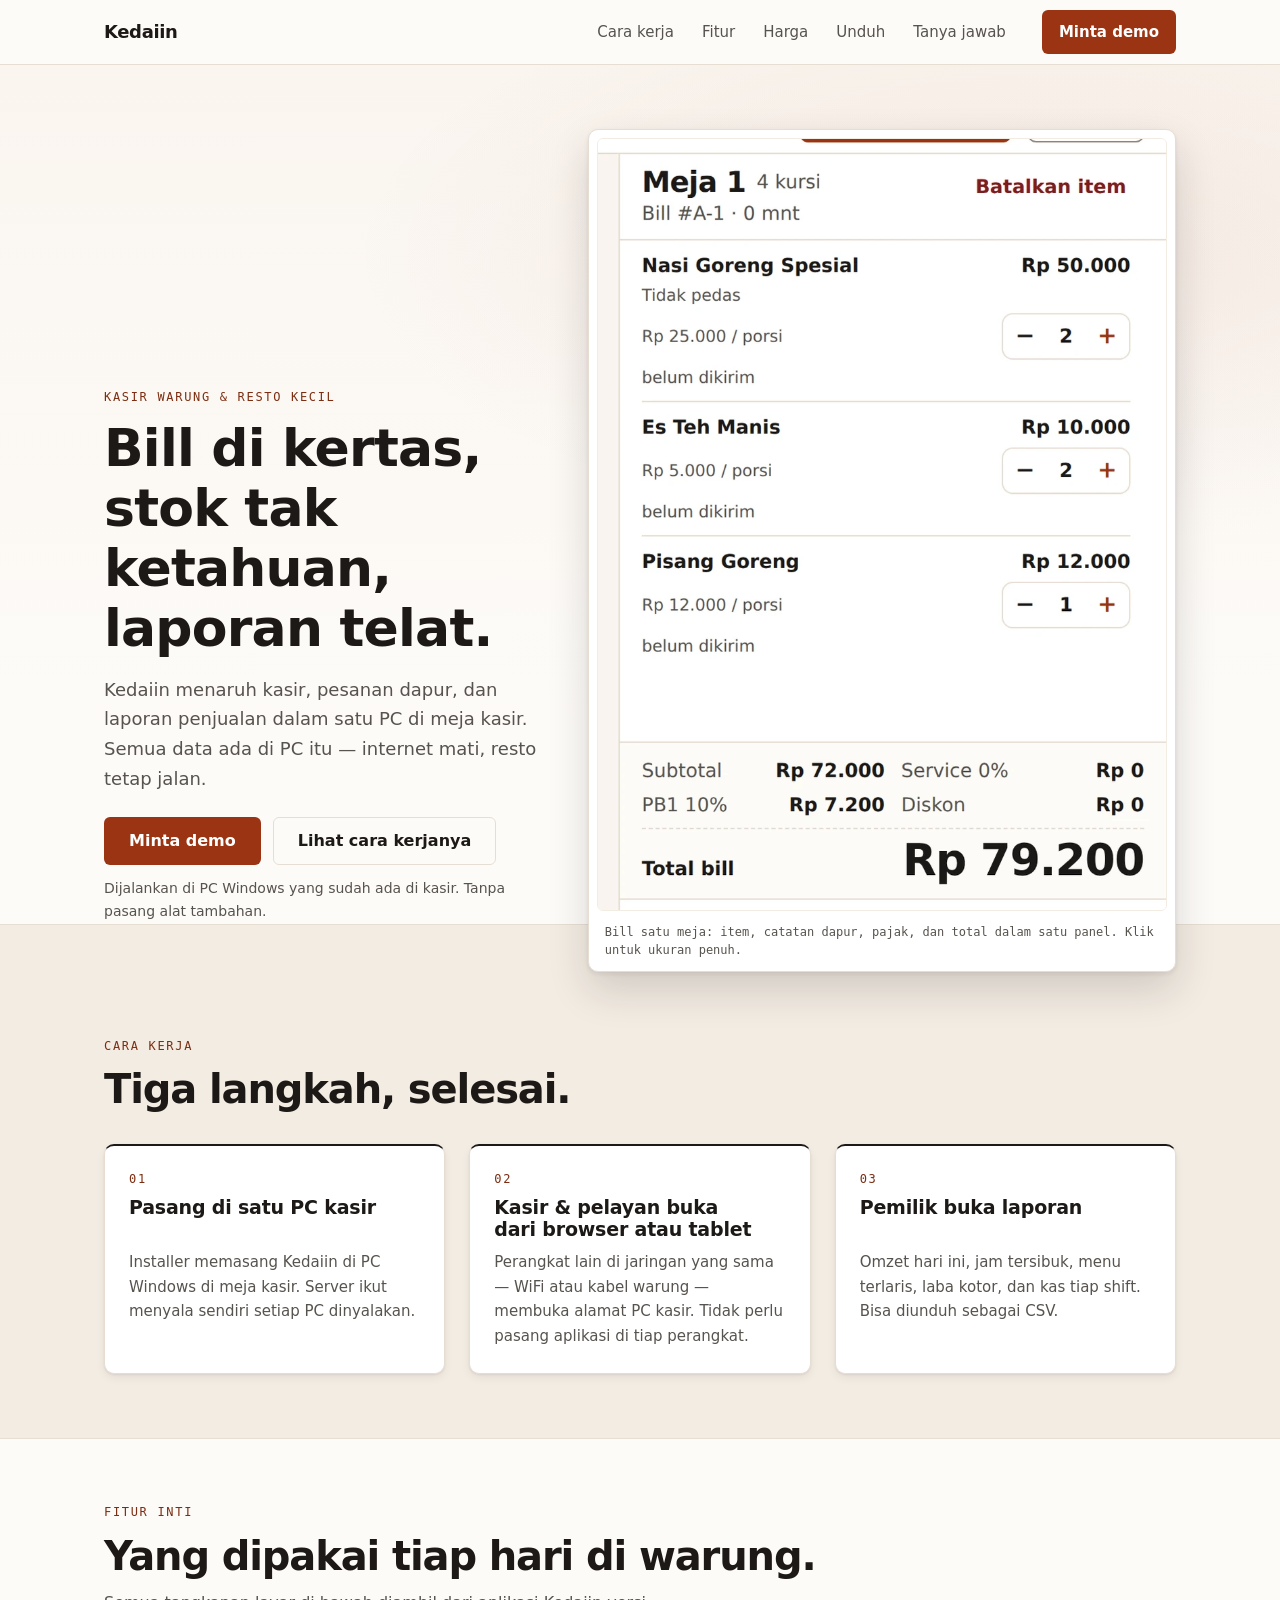
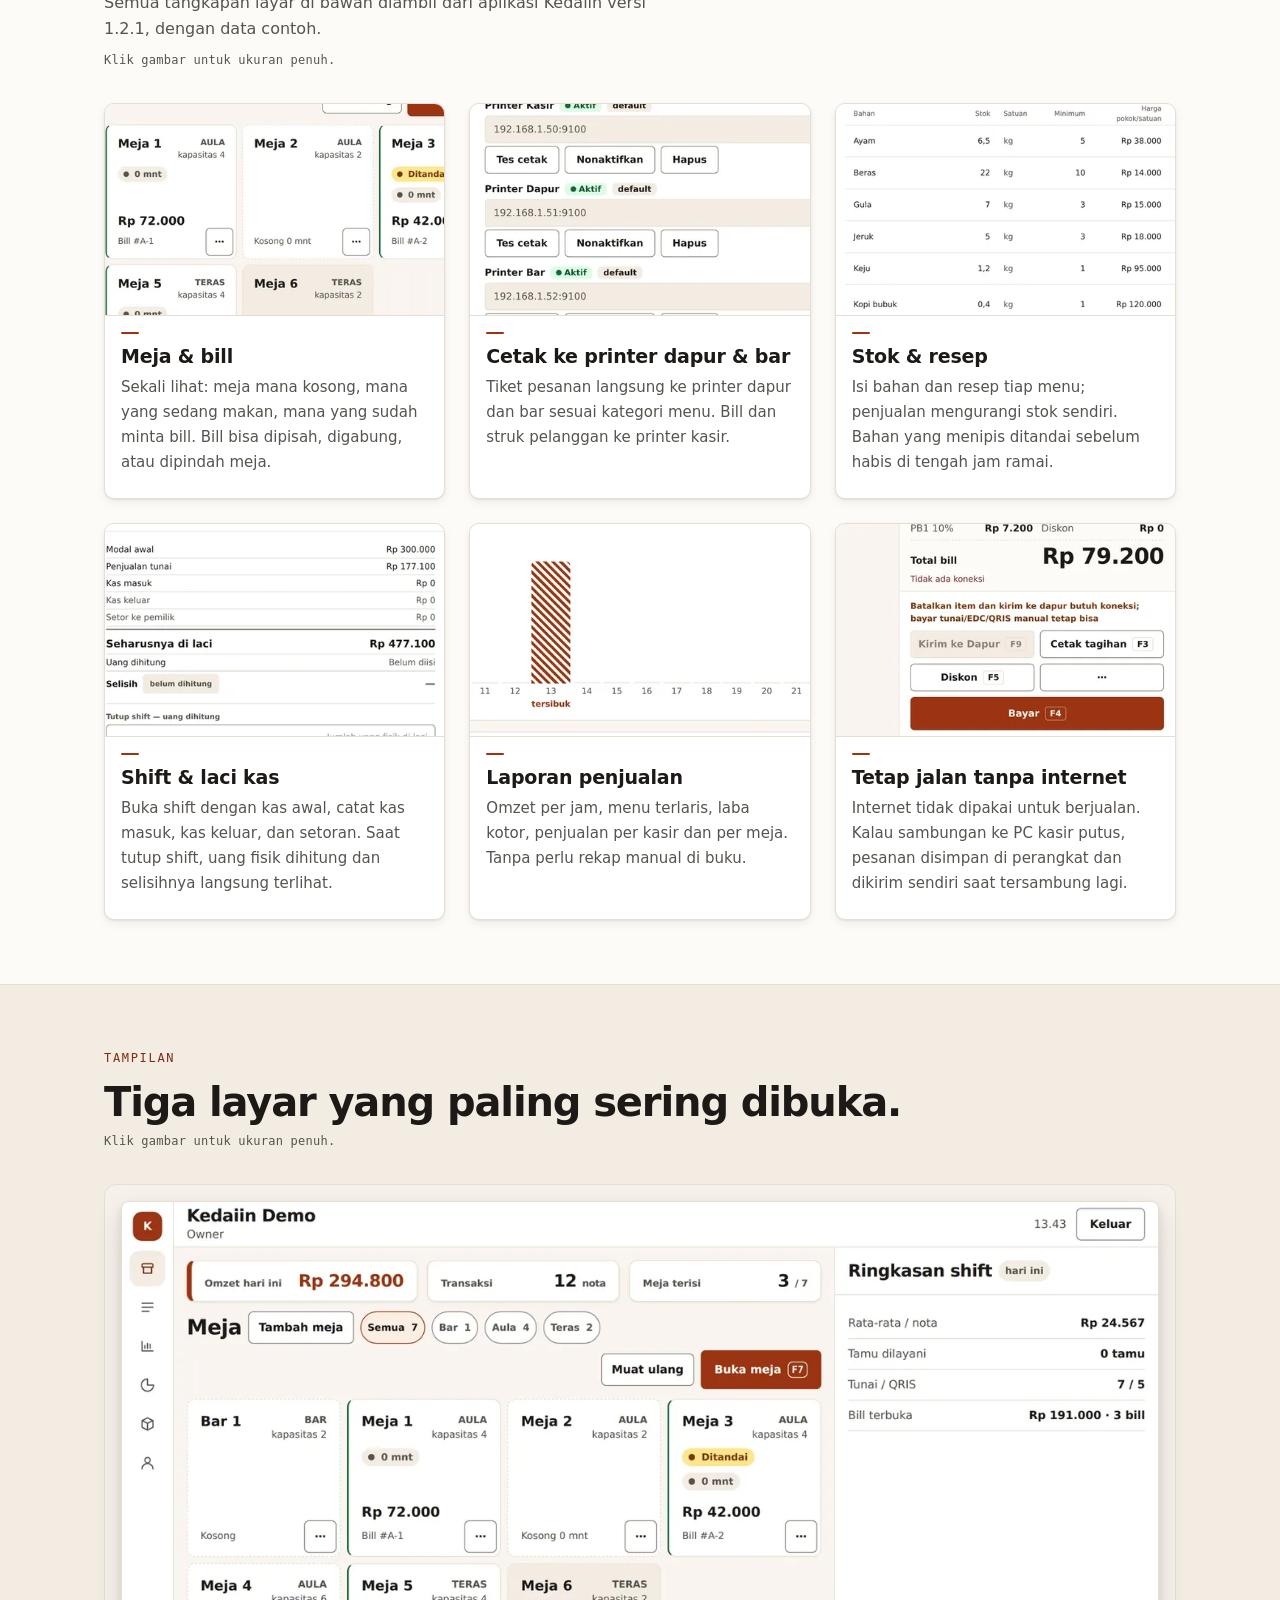
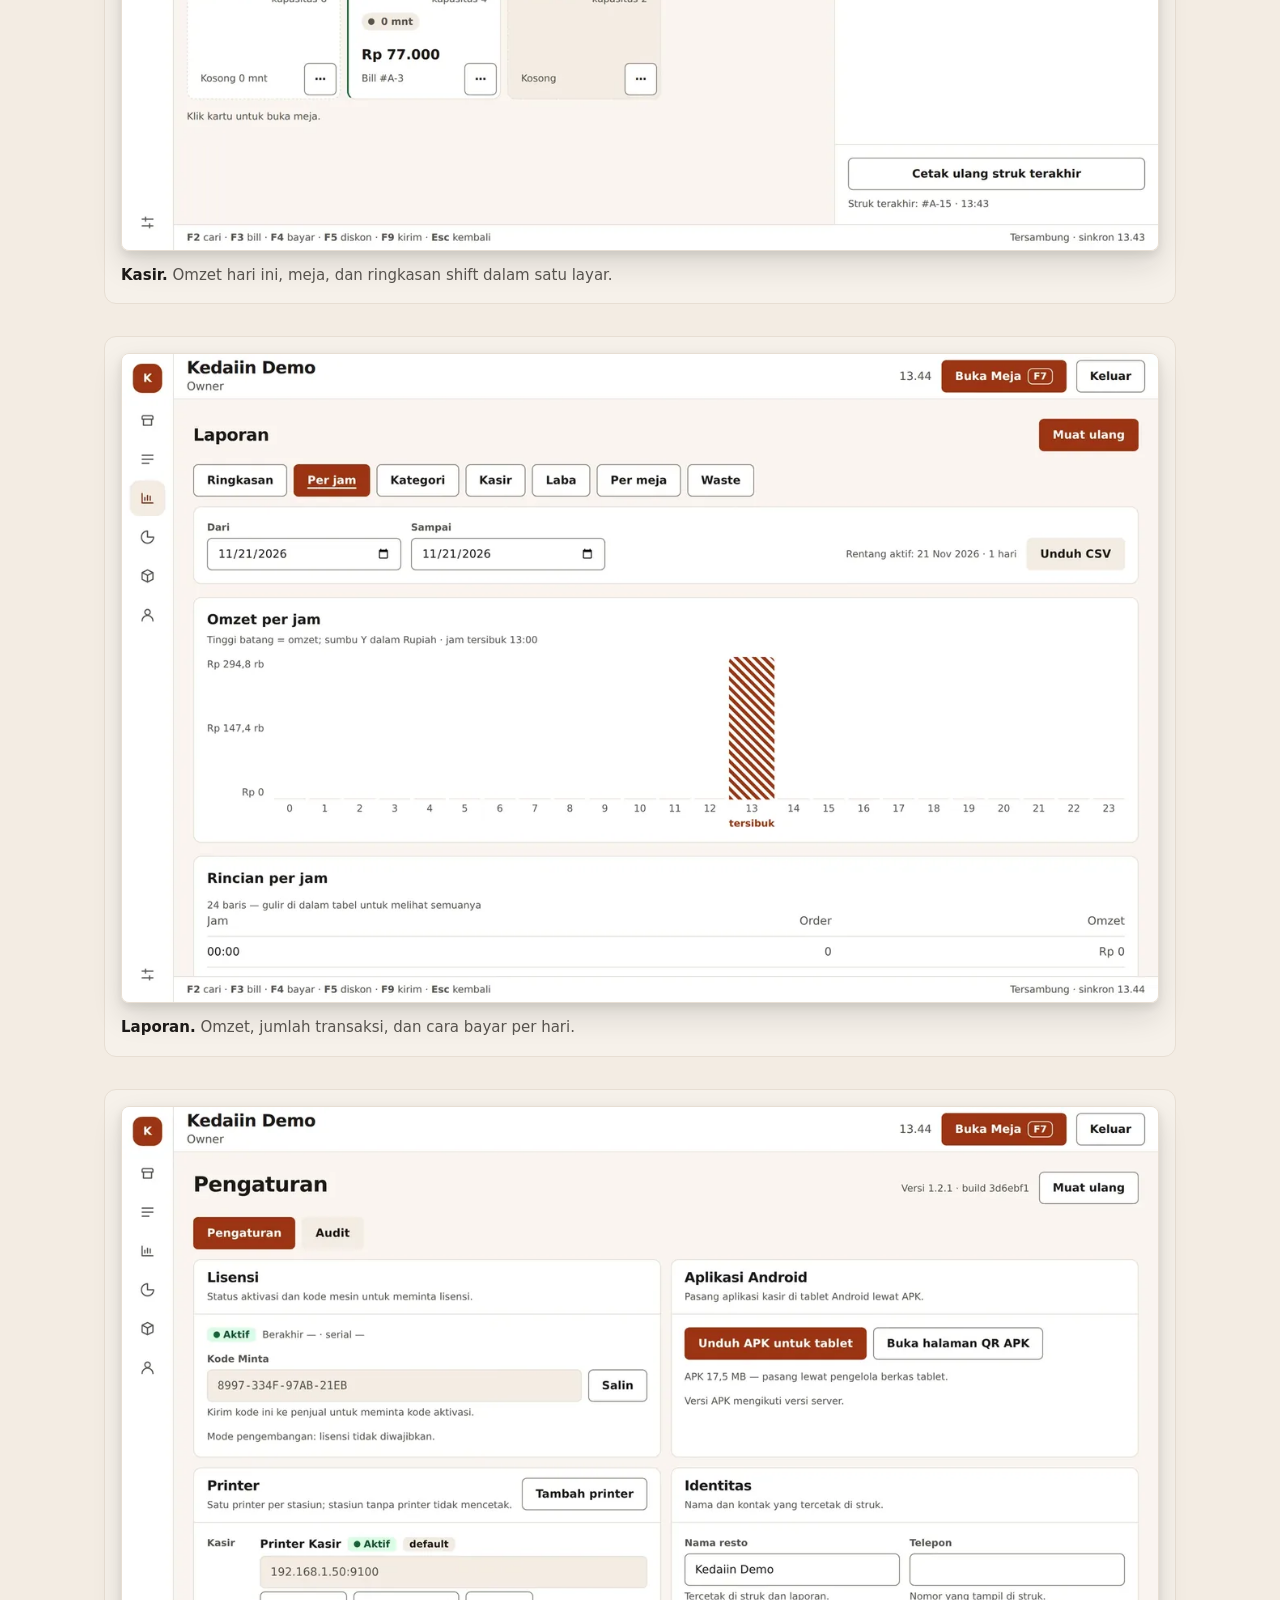
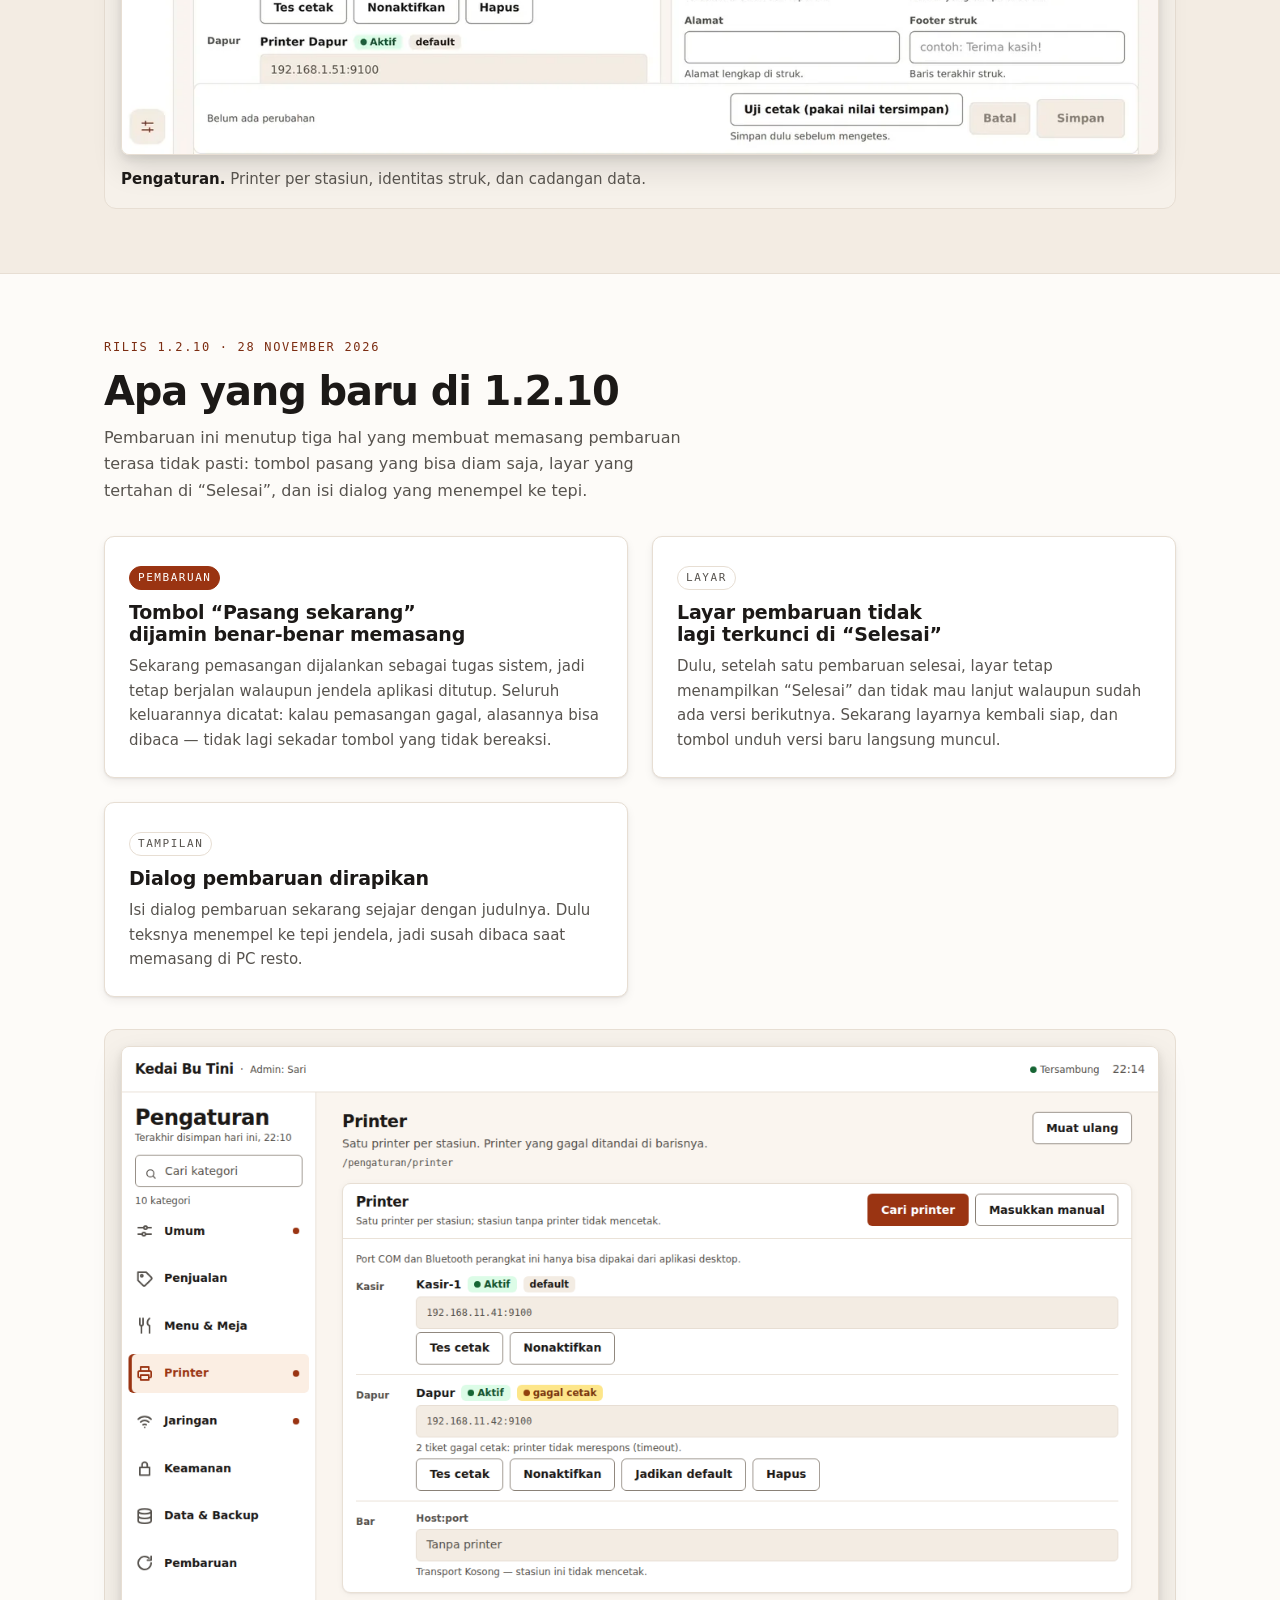
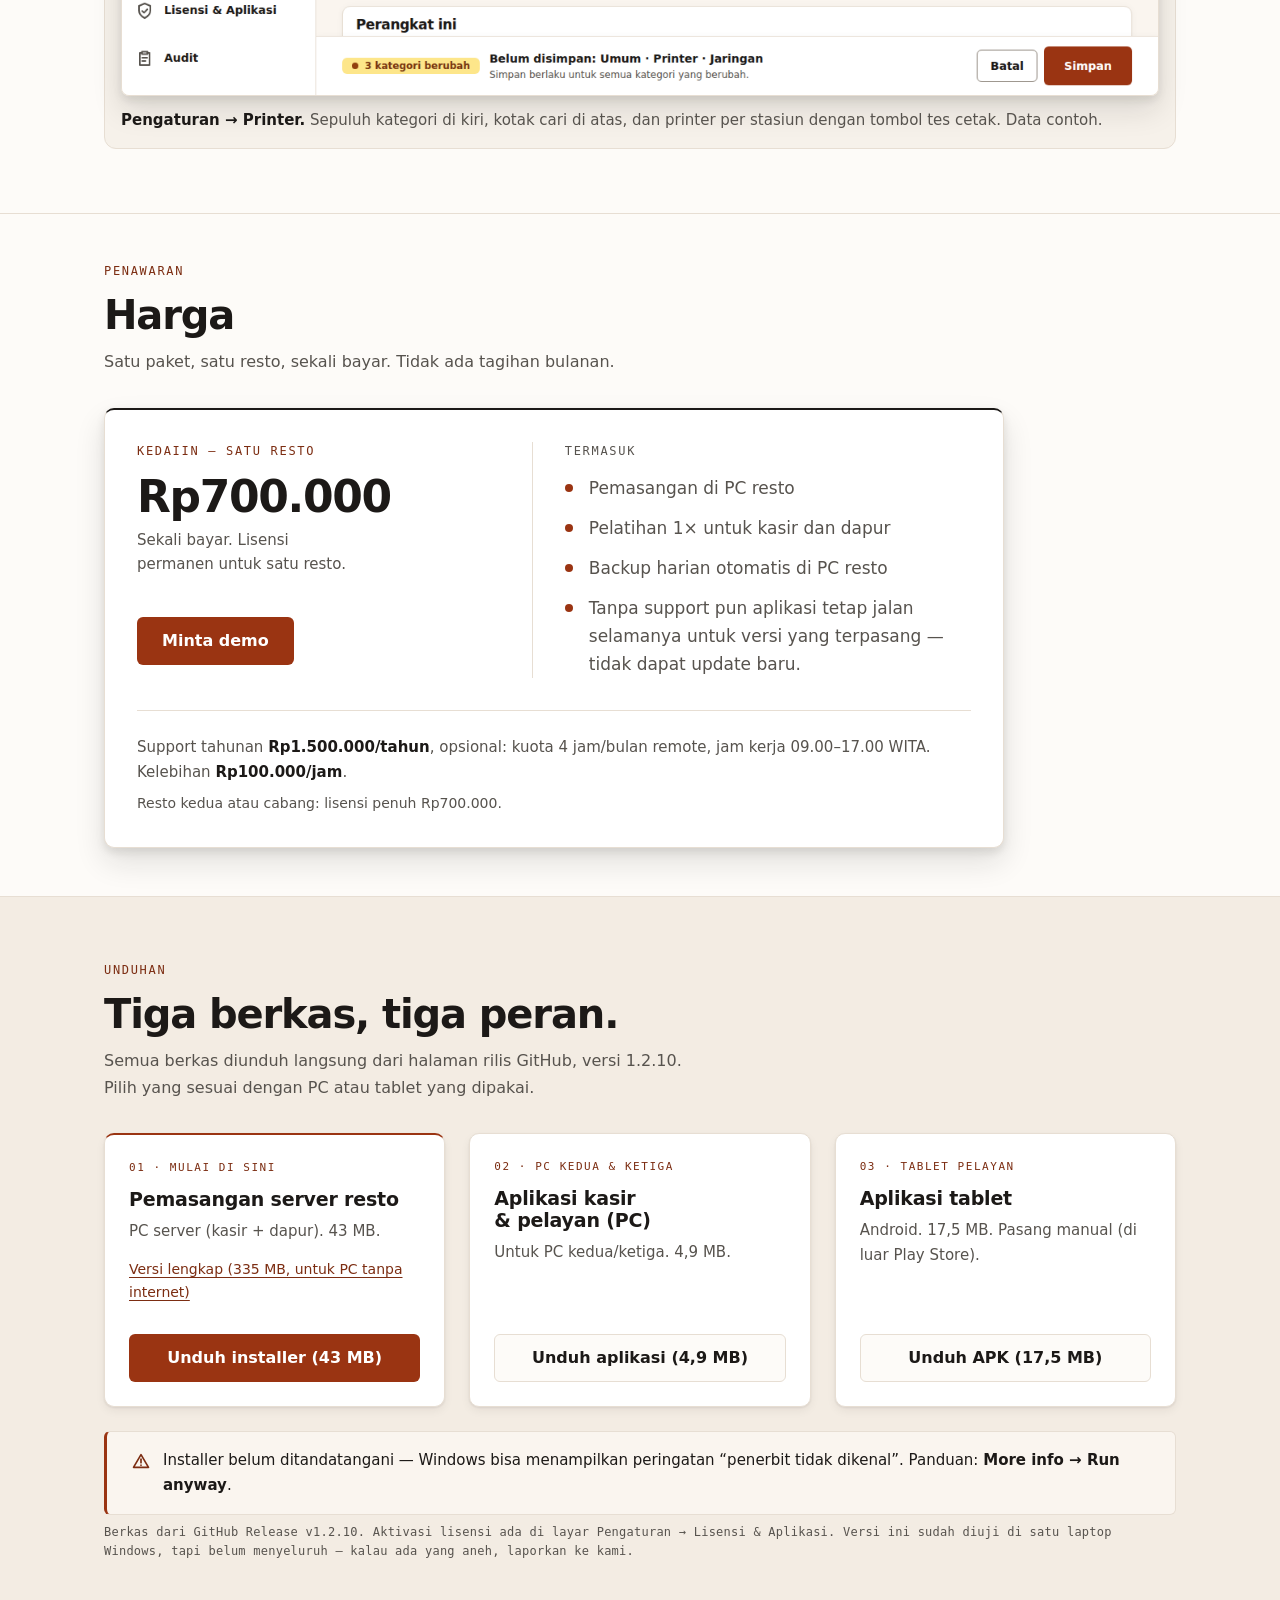
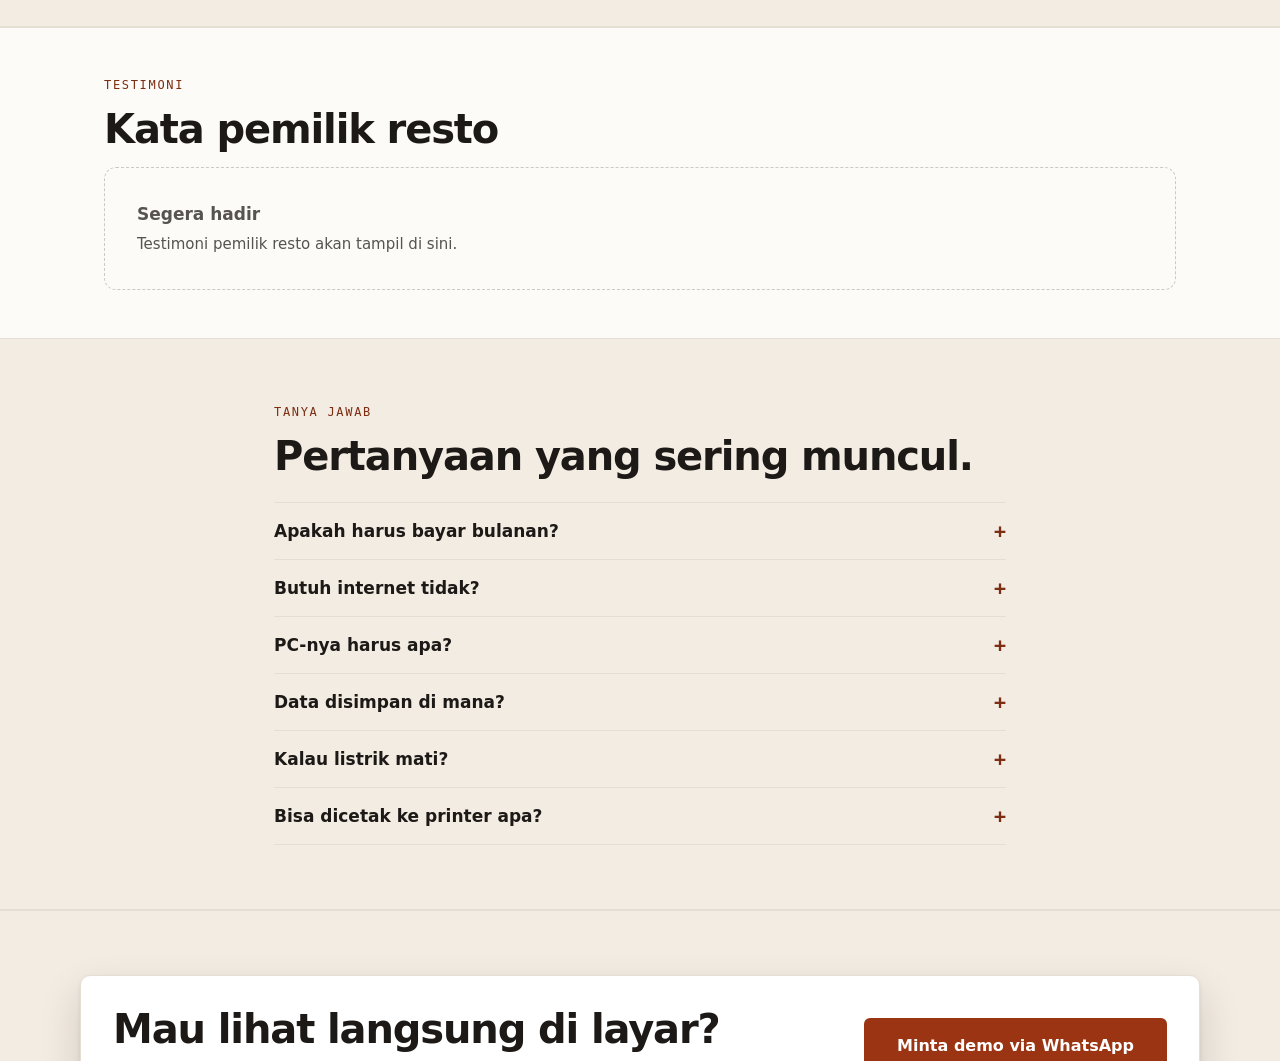
<file: index.html>
<!doctype html>
<html lang="id">
<head>
<meta charset="utf-8">
<script>document.documentElement.classList.add('js')</script>
<meta name="viewport" content="width=device-width, initial-scale=1">
<title>Kedaiin — kasir, dapur, dan laporan dalam satu PC</title>
<meta name="description" content="Kasir resto, tiket dapur, stok, dan laporan penjualan dalam satu PC di meja kasir. Tetap jalan tanpa internet. Minta demo lewat WhatsApp.">
<link rel="canonical" href="https://kedaiin.id/">
<meta property="og:type" content="website">
<meta property="og:title" content="Kedaiin — kasir, dapur, dan laporan dalam satu PC">
<meta property="og:description" content="Bill, pesanan dapur, stok, shift kas, dan laporan dalam satu PC. Resto tetap jalan walau internet mati.">
<meta property="og:image" content="https://kedaiin.id/assets/og.jpg">
<meta property="og:url" content="https://kedaiin.id/">
<meta name="twitter:card" content="summary_large_image">
<link rel="stylesheet" href="styles.css">
<script src="main.js" defer></script>
</head>
<body>
<a class="skip" href="#isi">Lompat ke isi</a>

<header class="bar">
  <div class="wrap bar__in">
    <a class="mark" href="#atas" aria-label="Kedaiin, ke atas">Kedaiin</a>
    <nav class="nav" aria-label="Bagian halaman">
      <a href="#cara">Cara kerja</a>
      <a href="#fitur">Fitur</a>
      <a href="#harga">Harga</a>
      <a href="#unduh">Unduh</a>
      <a href="#faq">Tanya jawab</a>
    </nav>
    <a class="btn btn--primary btn--sm" href="https://wa.me/62895415204242?text=Halo%2C%20saya%20pemilik%20resto%20dan%20ingin%20lihat%20demo%20Kedaiin">Minta demo</a>
  </div>
</header>

<main id="isi">

  <section class="hero" id="atas">
    <div class="wrap hero__in">
      <div class="hero__text">
        <p class="eyebrow">Kasir warung &amp; resto kecil</p>
        <h1>Bill di kertas, stok tak ketahuan, laporan telat.</h1>
        <p class="lead">
          Kedaiin menaruh kasir, pesanan dapur, dan laporan penjualan dalam satu PC
          di meja kasir. Semua data ada di PC itu — internet mati, resto tetap jalan.
        </p>
        <div class="cta">
          <a class="btn btn--primary" href="https://wa.me/62895415204242?text=Halo%2C%20saya%20pemilik%20resto%20dan%20ingin%20lihat%20demo%20Kedaiin">Minta demo</a>
          <a class="btn btn--ghost" href="#cara">Lihat cara kerjanya</a>
        </div>
        <p class="fine">Dijalankan di PC Windows yang sudah ada di kasir. Tanpa pasang alat tambahan.</p>
      </div>

      <figure class="frame">
        <button class="shot" type="button" aria-label="Perbesar: layar pesanan Kedaiin">
          <picture>
            <source media="(max-width: 680px)" srcset="assets/hero-bill-hp.webp" width="840" height="1139">
            <img src="assets/hero-bill.webp" width="1000" height="625" alt="Layar pesanan Kedaiin: daftar menu di kiri, bill Meja 1 dengan 3 item, pajak, dan total Rp 79.200 di kanan">
          </picture>
        </button>
        <figcaption>Bill satu meja: item, catatan dapur, pajak, dan total dalam satu panel. Klik untuk ukuran penuh.</figcaption>
      </figure>
    </div>
  </section>

  <section class="band" id="cara">
    <div class="wrap">
      <p class="eyebrow">Cara kerja</p>
      <h2>Tiga langkah, selesai.</h2>
      <ol class="steps">
        <li class="reveal">
          <span class="steps__n">01</span>
          <h3>Pasang di satu PC kasir</h3>
          <p>Installer memasang Kedaiin di PC Windows di meja kasir. Server ikut menyala sendiri setiap PC dinyalakan.</p>
        </li>
        <li class="reveal">
          <span class="steps__n">02</span>
          <h3>Kasir &amp; pelayan buka dari browser atau tablet</h3>
          <p>Perangkat lain di jaringan yang sama — WiFi atau kabel warung — membuka alamat PC kasir. Tidak perlu pasang aplikasi di tiap perangkat.</p>
        </li>
        <li class="reveal">
          <span class="steps__n">03</span>
          <h3>Pemilik buka laporan</h3>
          <p>Omzet hari ini, jam tersibuk, menu terlaris, laba kotor, dan kas tiap shift. Bisa diunduh sebagai CSV.</p>
        </li>
      </ol>
    </div>
  </section>

  <section class="section" id="fitur">
    <div class="wrap">
      <p class="eyebrow">Fitur inti</p>
      <h2>Yang dipakai tiap hari di warung.</h2>
      <p class="section__lead">Semua tangkapan layar di bawah diambil dari aplikasi Kedaiin versi 1.2.1, dengan data contoh.</p>
      <p class="hint">Klik gambar untuk ukuran penuh.</p>

      <ul class="cards">
        <li class="card reveal">
          <button class="shot" type="button" data-full="assets/kasir-meja.webp">
            <img src="assets/fitur-kasir-meja-crop.webp" width="460" height="288" alt="Peta meja Kedaiin: Meja 1 dengan Bill #A-1 senilai Rp 72.000, Meja 2 kosong, Meja 3 ditandai dengan Rp 42.000" loading="lazy">
          </button>
          <div class="card__body">
            <h3>Meja &amp; bill</h3>
            <p>Sekali lihat: meja mana kosong, mana yang sedang makan, mana yang sudah minta bill. Bill bisa dipisah, digabung, atau dipindah meja.</p>
          </div>
        </li>
        <li class="card reveal">
          <button class="shot" type="button" data-full="assets/printer.webp">
            <img src="assets/fitur-printer-crop.webp" width="460" height="288" alt="Pengaturan printer Kedaiin: printer kasir 192.168.1.50:9100, dapur .51, bar .52, masing-masing dengan tombol Tes cetak" loading="lazy">
          </button>
          <div class="card__body">
            <h3>Cetak ke printer dapur &amp; bar</h3>
            <p>Tiket pesanan langsung ke printer dapur dan bar sesuai kategori menu. Bill dan struk pelanggan ke printer kasir.</p>
          </div>
        </li>
        <li class="card reveal">
          <button class="shot" type="button" data-full="assets/stok.webp">
            <img src="assets/fitur-stok-crop.webp" width="460" height="288" alt="Daftar bahan di Kedaiin: Ayam 6,5 kg, Beras 22 kg, Gula 7 kg, Jeruk 5 kg, Keju 1,2 kg, Kopi bubuk 0,4 kg, dengan harga pokok per satuan" loading="lazy">
          </button>
          <div class="card__body">
            <h3>Stok &amp; resep</h3>
            <p>Isi bahan dan resep tiap menu; penjualan mengurangi stok sendiri. Bahan yang menipis ditandai sebelum habis di tengah jam ramai.</p>
          </div>
        </li>
        <li class="card reveal">
          <button class="shot" type="button" data-full="assets/shift.webp">
            <img src="assets/fitur-shift-crop.webp" width="460" height="288" alt="Layar tutup shift Kedaiin: modal awal Rp 300.000, penjualan tunai Rp 177.100, seharusnya di laci Rp 477.100" loading="lazy">
          </button>
          <div class="card__body">
            <h3>Shift &amp; laci kas</h3>
            <p>Buka shift dengan kas awal, catat kas masuk, kas keluar, dan setoran. Saat tutup shift, uang fisik dihitung dan selisihnya langsung terlihat.</p>
          </div>
        </li>
        <li class="card reveal">
          <button class="shot" type="button" data-full="assets/laporan.webp">
            <img src="assets/fitur-laporan-crop.webp" width="460" height="288" alt="Laporan penjualan Kedaiin: grafik omzet per jam dari pukul 11 sampai 21, batang jam 13 ditandai tersibuk" loading="lazy">
          </button>
          <div class="card__body">
            <h3>Laporan penjualan</h3>
            <p>Omzet per jam, menu terlaris, laba kotor, penjualan per kasir dan per meja. Tanpa perlu rekap manual di buku.</p>
          </div>
        </li>
        <li class="card reveal">
          <button class="shot" type="button" data-full="assets/offline.webp">
            <img src="assets/fitur-offline-crop.webp" width="460" height="288" alt="Layar kasir Kedaiin saat sambungan putus: total bill Rp 79.200, pesan tidak ada koneksi, kirim ke dapur nonaktif, tombol Bayar tetap aktif" loading="lazy">
          </button>
          <div class="card__body">
            <h3>Tetap jalan tanpa internet</h3>
            <p>Internet tidak dipakai untuk berjualan. Kalau sambungan ke PC kasir putus, pesanan disimpan di perangkat dan dikirim sendiri saat tersambung lagi.</p>
          </div>
        </li>
      </ul>
    </div>
  </section>

  <section class="band" id="tampilan">
    <div class="wrap">
      <p class="eyebrow">Tampilan</p>
      <h2>Tiga layar yang paling sering dibuka.</h2>
      <p class="hint">Klik gambar untuk ukuran penuh.</p>
      <ul class="shots">
        <li class="reveal">
          <button class="shot" type="button">
            <img src="assets/tampilan-kasir.webp" width="1280" height="800" alt="Layar kasir Kedaiin: ringkasan omzet hari ini, peta meja, dan ringkasan shift di kanan" loading="lazy">
          </button>
          <p class="shots__cap"><b>Kasir.</b> Omzet hari ini, meja, dan ringkasan shift dalam satu layar.</p>
        </li>
        <li class="reveal">
          <button class="shot" type="button">
            <img src="assets/tampilan-laporan.webp" width="1280" height="800" alt="Layar laporan Kedaiin: omzet, jumlah transaksi, cara bayar, dan ringkasan shift" loading="lazy">
          </button>
          <p class="shots__cap"><b>Laporan.</b> Omzet, jumlah transaksi, dan cara bayar per hari.</p>
        </li>
        <li class="reveal">
          <button class="shot" type="button">
            <img src="assets/tampilan-pengaturan.webp" width="1280" height="800" alt="Layar pengaturan Kedaiin: lisensi, aplikasi tablet, printer per stasiun, dan identitas struk" loading="lazy">
          </button>
          <p class="shots__cap"><b>Pengaturan.</b> Printer per stasiun, identitas struk, dan cadangan data.</p>
        </li>
      </ul>
    </div>
  </section>

  <section class="section" id="baru">
    <div class="wrap">
      <p class="eyebrow">Rilis 1.2.10 · 28 November 2026</p>
      <h2>Apa yang baru di 1.2.10</h2>
      <p class="section__lead">Pembaruan ini menutup tiga hal yang membuat memasang pembaruan terasa tidak pasti: tombol pasang yang bisa diam saja, layar yang tertahan di “Selesai”, dan isi dialog yang menempel ke tepi.</p>

      <ul class="changes">
        <li class="reveal">
          <p class="changes__tag changes__tag--new">Pembaruan</p>
          <h3>Tombol “Pasang sekarang” dijamin benar-benar memasang</h3>
          <p>Sekarang pemasangan dijalankan sebagai tugas sistem, jadi tetap berjalan walaupun jendela aplikasi ditutup. Seluruh keluarannya dicatat: kalau pemasangan gagal, alasannya bisa dibaca — tidak lagi sekadar tombol yang tidak bereaksi.</p>
        </li>
        <li class="reveal">
          <p class="changes__tag">Layar</p>
          <h3>Layar pembaruan tidak lagi terkunci di “Selesai”</h3>
          <p>Dulu, setelah satu pembaruan selesai, layar tetap menampilkan “Selesai” dan tidak mau lanjut walaupun sudah ada versi berikutnya. Sekarang layarnya kembali siap, dan tombol unduh versi baru langsung muncul.</p>
        </li>
        <li class="reveal">
          <p class="changes__tag">Tampilan</p>
          <h3>Dialog pembaruan dirapikan</h3>
          <p>Isi dialog pembaruan sekarang sejajar dengan judulnya. Dulu teksnya menempel ke tepi jendela, jadi susah dibaca saat memasang di PC resto.</p>
        </li>
      </ul>

      <ul class="shots">
        <li class="reveal">
          <button class="shot" type="button">
            <img src="assets/screenshots/pengaturan-kategori.webp" width="1280" height="800" alt="Layar Pengaturan Kedaiin kategori Printer: sidebar sepuluh kategori dengan kotak cari, tombol Cari printer, dan printer per stasiun kasir, dapur, dan bar" loading="lazy">
          </button>
          <p class="shots__cap"><b>Pengaturan → Printer.</b> Sepuluh kategori di kiri, kotak cari di atas, dan printer per stasiun dengan tombol tes cetak. Data contoh.</p>
        </li>
      </ul>
    </div>
  </section>

  <section class="section section--tight" id="harga">
    <div class="wrap">
      <p class="eyebrow">Penawaran</p>
      <h2>Harga</h2>
      <p class="section__lead">Satu paket, satu resto, sekali bayar. Tidak ada tagihan bulanan.</p>
      <div class="price">
        <div class="price__main">
          <p class="price__name">Kedaiin — satu resto</p>
          <p class="price__num">Rp700.000</p>
          <p class="price__note">Sekali bayar. Lisensi permanen untuk satu resto.</p>
          <p class="harga__act"><a class="btn btn--primary" href="https://wa.me/62895415204242?text=Halo%2C%20saya%20pemilik%20resto%20dan%20ingin%20lihat%20demo%20Kedaiin">Minta demo</a></p>
        </div>
        <div class="price__side">
          <p class="price__sub">Termasuk</p>
          <ul class="price__list">
            <li>Pemasangan di PC resto</li>
            <li>Pelatihan 1× untuk kasir dan dapur</li>
            <li>Backup harian otomatis di PC resto</li>
            <li>Tanpa support pun aplikasi tetap jalan selamanya untuk versi yang terpasang — tidak dapat update baru.</li>
          </ul>
        </div>
        <div class="price__foot">
          <p class="price__support">Support tahunan <b>Rp1.500.000/tahun</b>, opsional: kuota 4 jam/bulan remote, jam kerja 09.00–17.00 WITA. Kelebihan <b>Rp100.000/jam</b>.</p>
          <p class="price__fine">Resto kedua atau cabang: lisensi penuh Rp700.000.</p>
        </div>
      </div>
    </div>
  </section>

  <section class="band" id="unduh">
    <div class="wrap">
      <p class="eyebrow">Unduhan</p>
      <h2>Tiga berkas, tiga peran.</h2>
      <p class="section__lead">Semua berkas diunduh langsung dari halaman rilis GitHub, versi 1.2.10. Pilih yang sesuai dengan PC atau tablet yang dipakai.</p>

      <ul class="dl">
        <li class="dl__card dl__card--main reveal">
          <p class="dl__k">01 · Mulai di sini</p>
          <h3>Pemasangan server resto</h3>
          <p>PC server (kasir + dapur). 43 MB.</p>
          <p class="dl__alt"><a class="link" href="https://github.com/LIinz27/Kedaiin-release/releases/download/v1.2.10/Kedaiin-Setup-1.2.10.exe" target="_blank" rel="noopener">Versi lengkap (335 MB, untuk PC tanpa internet)</a></p>
          <p class="dl__act"><a class="btn btn--primary" href="https://github.com/LIinz27/Kedaiin-release/releases/download/v1.2.10/Kedaiin-Setup-1.2.10-slim.exe" target="_blank" rel="noopener">Unduh installer (43 MB)</a></p>
        </li>
        <li class="dl__card reveal">
          <p class="dl__k">02 · PC kedua &amp; ketiga</p>
          <h3>Aplikasi kasir &amp; pelayan (PC)</h3>
          <p>Untuk PC kedua/ketiga. 4,9 MB.</p>
          <p class="dl__act"><a class="btn btn--ghost" href="https://github.com/LIinz27/Kedaiin-release/releases/download/v1.2.10/Kedaiin-Desktop-1.2.10.exe" target="_blank" rel="noopener">Unduh aplikasi (4,9 MB)</a></p>
        </li>
        <li class="dl__card reveal">
          <p class="dl__k">03 · Tablet pelayan</p>
          <h3>Aplikasi tablet</h3>
          <p>Android. 17,5 MB. Pasang manual (di luar Play Store).</p>
          <p class="dl__act"><a class="btn btn--ghost" href="https://github.com/LIinz27/Kedaiin-release/releases/download/v1.2.10/Kedaiin-1.2.10.apk" target="_blank" rel="noopener">Unduh APK (17,5 MB)</a></p>
        </li>
      </ul>

      <p class="note-warn">
        <svg viewBox="0 0 24 24" fill="none" stroke="currentColor" stroke-width="2" stroke-linecap="round" stroke-linejoin="round" aria-hidden="true"><path d="M12 4.4 21 19.6H3z"/><path d="M12 9.8v4.4"/><path d="M12 17h.01"/></svg>
        <span>Installer belum ditandatangani — Windows bisa menampilkan peringatan “penerbit tidak dikenal”. Panduan: <b>More info → Run anyway</b>.</span>
      </p>
      <p class="hint">Berkas dari GitHub Release v1.2.10. Aktivasi lisensi ada di layar Pengaturan → Lisensi &amp; Aplikasi. Versi ini sudah diuji di satu laptop Windows, tapi belum menyeluruh — kalau ada yang aneh, laporkan ke kami.</p>
    </div>
  </section>

  <section class="section section--tight" id="testimoni">
    <div class="wrap">
      <p class="eyebrow">Testimoni</p>
      <h2>Kata pemilik resto</h2>
      <div class="empty">
        <p class="empty__t">Segera hadir</p>
        <p class="empty__s">Testimoni pemilik resto akan tampil di sini.</p>
      </div>
    </div>
  </section>

  <section class="band" id="faq">
    <div class="wrap wrap--narrow">
      <p class="eyebrow">Tanya jawab</p>
      <h2>Pertanyaan yang sering muncul.</h2>
      <div class="faq">
        <details>
          <summary>Apakah harus bayar bulanan?</summary>
          <div class="faq__a"><div><p>Tidak. Beli sekali, pakai seterusnya. Support tahunan hanya bila Anda mau.</p></div></div>
        </details>
        <details>
          <summary>Butuh internet tidak?</summary>
          <div class="faq__a"><div><p>Tidak. Kasir, pesanan, cetak struk, dan laporan berjalan di jaringan lokal — cukup router atau WiFi di warung. Internet hanya dipakai untuk memeriksa versi baru dan mengunduh aplikasi tablet.</p></div></div>
        </details>
        <details>
          <summary>PC-nya harus apa?</summary>
          <div class="faq__a"><div><p>Windows 10 atau 11, 64-bit. RAM 4 GB sudah jalan (8 GB lebih nyaman), ruang kosong sekitar 1 GB, dan PC tersambung ke router. Windows 7 dan 8 tidak didukung.</p></div></div>
        </details>
        <details>
          <summary>Data disimpan di mana?</summary>
          <div class="faq__a"><div><p>Di PC kasir itu sendiri, bukan di internet. Installer juga membuat cadangan harian otomatis pukul 03.00, dan cadangan bisa dibuat manual dari halaman Pengaturan.</p></div></div>
        </details>
        <details>
          <summary>Kalau listrik mati?</summary>
          <div class="faq__a"><div><p>Setelah PC dinyalakan lagi, Kedaiin menyala sendiri dan transaksi terakhir tetap ada. Kami menyarankan UPS 600 VA: listrik mati tepat saat transaksi berisiko merusak berkas data.</p></div></div>
        </details>
        <details>
          <summary>Bisa dicetak ke printer apa?</summary>
          <div class="faq__a"><div><p>Printer thermal 58 mm (ESC/POS). Printer kasir boleh LAN, USB, atau Bluetooth; printer dapur dan bar sebaiknya LAN, karena di sana tidak ada PC yang bisa mencetak.</p></div></div>
        </details>
      </div>
    </div>
  </section>

  <section class="closing" id="kontak">
    <div class="wrap closing__in">
      <div>
        <h2>Mau lihat langsung di layar?</h2>
        <p class="lead">Kami bisa menunjukkan demo lewat video call, atau mengirim versi yang bisa dicoba di PC sendiri.</p>
      </div>
      <div class="closing__act">
        <a class="btn btn--primary btn--lg" href="https://wa.me/62895415204242?text=Halo%2C%20saya%20pemilik%20resto%20dan%20ingin%20lihat%20demo%20Kedaiin">Minta demo via WhatsApp</a>
        <p class="closing__num">0895-4152-04242</p>
      </div>
    </div>
  </section>

</main>

<footer class="foot">
  <div class="wrap foot__in">
    <p><b>Kedaiin</b> — kasir, dapur, dan laporan untuk resto kecil.</p>
    <p>WhatsApp 0895-4152-04242</p>
  </div>
</footer>

<div class="lb" id="lb" role="dialog" aria-modal="true" aria-label="Gambar ukuran penuh" hidden>
  <button class="lb__x" type="button" aria-label="Tutup gambar">×</button>
  <img class="lb__img" src="assets/hero-bill.webp" alt="">
</div>

</body>
</html>
</file>
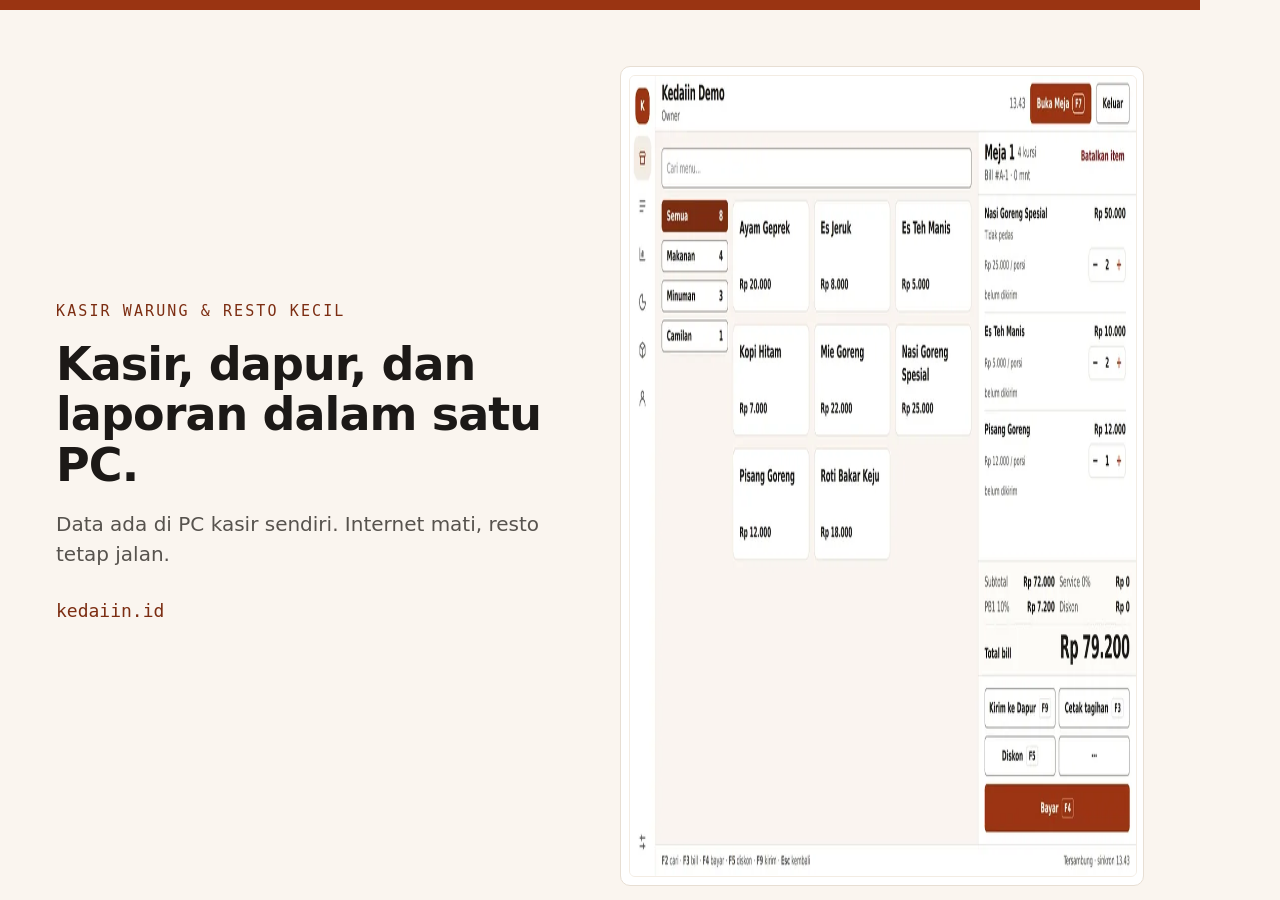
<file: og.html>
<!doctype html>
<html lang="id">
<head>
<meta charset="utf-8">
<title>Kartu og:image Kedaiin</title>
<style>
  html, body { margin: 0; width: 1200px; height: 630px; }
  body {
    background: #faf5ef;
    color: #1c1917;
    font-family: -apple-system, "Segoe UI", Roboto, "Noto Sans", "Helvetica Neue", "DejaVu Sans", Arial, sans-serif;
    display: grid;
    grid-template-columns: 1fr 1fr;
    gap: 40px;
    padding: 56px;
    box-sizing: border-box;
    align-items: center;
    border-top: 10px solid #9a3412;
  }
  .eyebrow {
    font-family: ui-monospace, "DejaVu Sans Mono", Consolas, monospace;
    font-size: 15px;
    letter-spacing: .14em;
    text-transform: uppercase;
    color: #7c2d12;
    margin: 0 0 16px;
  }
  h1 { font-size: 46px; line-height: 1.1; letter-spacing: -.02em; margin: 0 0 18px; }
  p { font-size: 20px; line-height: 1.5; color: #57534e; margin: 0 0 28px; }
  .url { font-family: ui-monospace, "DejaVu Sans Mono", Consolas, monospace; font-size: 18px; color: #7c2d12; }
  .shot { background: #fff; border: 1px solid #e7ded3; border-radius: 10px; padding: 8px; }
  .shot img { width: 100%; display: block; border-radius: 6px; border: 1px solid #f3ece3; }
</style>
</head>
<body>
  <div>
    <p class="eyebrow">Kasir warung &amp; resto kecil</p>
    <h1>Kasir, dapur, dan laporan dalam satu PC.</h1>
    <p>Data ada di PC kasir sendiri. Internet mati, resto tetap jalan.</p>
    <p class="url">kedaiin.id</p>
  </div>
  <div class="shot"><img src="assets/hero-bill.webp" alt="" width="1280" height="800"></div>
</body>
</html>
</file>
<file: styles.css>
/* Kedaiin — halaman marketing. Token warna/tipe mengacu
   ~/vault/Projects/kedaiin/design/tokens.css, skala sendiri untuk ukuran layar besar. */

:root {
  /* warna */
  --paper: #fdfbf8;
  --paper-2: #faf5ef;
  --paper-3: #f3ece3;
  --line: #e7ded3;
  --ink: #1c1917;
  --ink-2: #57534e;
  --brick: #9a3412;
  --brick-deep: #7c2d12;

  /* jarak: satu skala 4 → 96 */
  --s1: 4px;
  --s2: 8px;
  --s3: 12px;
  --s4: 16px;
  --s5: 24px;
  --s6: 32px;
  --s7: 48px;
  --s8: 64px;
  --s9: 96px;

  --r1: 6px;
  --r2: 10px;

  /* bayangan: 3 tingkat saja — diam / naik / mengambang */
  --shadow-1: 0 1px 2px rgb(28 25 23 / 0.08), 0 4px 10px rgb(28 25 23 / 0.06);
  --shadow-2: 0 4px 8px rgb(28 25 23 / 0.10), 0 14px 30px rgb(28 25 23 / 0.12);
  --shadow-3: 0 2px 4px rgb(28 25 23 / 0.08), 0 18px 40px rgb(28 25 23 / 0.16);

  /* gerak: satu easing, tiga durasi */
  --ease: cubic-bezier(0.2, 0.7, 0.2, 1);
  --dur-reveal: 220ms;
  --dur-acc: 200ms;

  --font: -apple-system, "Segoe UI", Roboto, "Noto Sans", "Helvetica Neue", "DejaVu Sans", Arial, sans-serif;
  --mono: ui-monospace, "Cascadia Mono", "SF Mono", Consolas, "DejaVu Sans Mono", monospace;

  --wrap: 1120px;
  --dur: 140ms;
}

* { box-sizing: border-box; }

html { -webkit-text-size-adjust: 100%; }

body {
  margin: 0;
  background: var(--paper);
  color: var(--ink);
  font-family: var(--font);
  font-size: 17px;
  line-height: 1.65;
  font-variant-numeric: tabular-nums;
}

img { display: block; max-width: 100%; height: auto; }

h1, h2, h3 { margin: 0; letter-spacing: -0.015em; line-height: 1.15; text-wrap: balance; }

h1 { font-size: clamp(2rem, 1.35rem + 2.4vw, 3.25rem); }
h2 { font-size: clamp(1.75rem, 1.25rem + 1.9vw, 2.5rem); letter-spacing: -0.028em; line-height: 1.08; }
h3 { font-size: 1.1875rem; letter-spacing: -0.01em; }

p { margin: 0; }

a { color: inherit; }

:focus-visible {
  outline: 2px solid var(--brick-deep);
  outline-offset: 2px;
  border-radius: var(--r1);
}

.skip {
  position: absolute;
  left: -9999px;
  top: 0;
  background: var(--ink);
  color: var(--paper);
  padding: var(--s3) var(--s4);
  z-index: 10;
}
.skip:focus { left: var(--s4); top: var(--s4); }

.wrap {
  width: 100%;
  max-width: var(--wrap);
  margin: 0 auto;
  padding: 0 var(--s5);
}
.wrap--narrow { max-width: 780px; }

/* ── reveal (hanya aktif kalau JS jalan; hero tidak ikut) ──── */
html.js .reveal {
  --rd: 0ms;
  opacity: 0;
  transform: translateY(12px);
  transition:
    opacity var(--dur-reveal) var(--ease) var(--rd),
    transform var(--dur-reveal) var(--ease) var(--rd);
}
html.js .reveal.is-visible { opacity: 1; transform: none; }

/* stagger grid: 45 ms per langkah, maksimal 5 langkah */
html.js .steps > li:nth-child(2),
html.js .shots > li:nth-child(2),
html.js .cards > li:nth-child(2) { --rd: 45ms; }
html.js .steps > li:nth-child(3),
html.js .shots > li:nth-child(3),
html.js .cards > li:nth-child(3) { --rd: 90ms; }
html.js .cards > li:nth-child(4) { --rd: 135ms; }
html.js .cards > li:nth-child(n + 5) { --rd: 180ms; }

/* ── bilah atas ───────────────────────────────────────────── */
.bar {
  position: sticky;
  top: 0;
  z-index: 5;
  background: color-mix(in srgb, var(--paper) 92%, transparent);
  backdrop-filter: blur(8px);
  border-bottom: 1px solid var(--line);
  transition: box-shadow var(--dur-acc) var(--ease), border-color var(--dur-acc) var(--ease);
}
.bar.is-scrolled {
  box-shadow: var(--shadow-3);
  border-bottom-color: transparent;
}
.bar__in {
  display: flex;
  align-items: center;
  gap: var(--s5);
  min-height: 64px;
}
.mark {
  font-weight: 700;
  font-size: 1.125rem;
  letter-spacing: -0.02em;
  text-decoration: none;
  padding: var(--s2) 0;
}
.nav {
  display: flex;
  gap: var(--s1);
  margin-left: auto;
  font-size: 0.9375rem;
}
.nav a {
  position: relative;
  display: inline-flex;
  align-items: center;
  min-height: 44px;
  padding: 0 var(--s3);
  text-decoration: none;
  color: var(--ink-2);
  transition: color var(--dur) var(--ease);
}
.nav a::after {
  content: "";
  position: absolute;
  left: var(--s3);
  right: var(--s3);
  bottom: 9px;
  height: 1.5px;
  background: currentColor;
  transform: scaleX(0);
  transform-origin: left center;
  transition: transform var(--dur) var(--ease);
}
@media (hover: hover) {
  .nav a:hover { color: var(--ink); }
  .nav a:hover::after { transform: scaleX(1); }
}

/* ── tombol ───────────────────────────────────────────────── */
.btn {
  display: inline-flex;
  align-items: center;
  justify-content: center;
  gap: var(--s2);
  min-height: 48px;
  padding: 0 var(--s5);
  border: 1px solid transparent;
  border-radius: var(--r1);
  font-size: 1rem;
  font-weight: 600;
  text-decoration: none;
  transition:
    background var(--dur) var(--ease),
    border-color var(--dur) var(--ease),
    box-shadow var(--dur) var(--ease),
    color var(--dur) var(--ease);
}
.btn--primary { background: var(--brick); color: #fff; }
.btn--ghost { border-color: var(--line); color: var(--ink); background: var(--paper); }
@media (hover: hover) {
  .btn--primary:hover { background: var(--brick-deep); box-shadow: var(--shadow-1); }
  .btn--ghost:hover { border-color: var(--ink-2); background: var(--paper-2); }
}
.btn--sm { min-height: 44px; padding: 0 var(--s4); font-size: 0.9375rem; }
.btn--lg { min-height: 56px; padding: 0 var(--s6); }

.link { color: var(--brick-deep); text-decoration: underline; text-underline-offset: 3px; }
.link:hover { text-decoration-thickness: 2px; }

/* ── hero ─────────────────────────────────────────────────── */
.hero {
  position: relative;
  z-index: 1; /* kartu menembus seksi berikutnya — harus dilukis di atasnya */
  overflow-x: clip; /* bentuk latar tidak boleh menambah lebar halaman */
  overflow-y: visible;
  padding: var(--s8) 0 0;
  background:
    radial-gradient(1100px 460px at 82% 22%, rgb(154 52 18 / 0.07), transparent 64%),
    linear-gradient(180deg, var(--paper-2), var(--paper) 78%);
}
/* satu bentuk organik samar di belakang screenshot */
.hero::before {
  content: "";
  position: absolute;
  z-index: 0;
  right: 2%;
  top: 4%;
  width: min(38rem, 52vw);
  aspect-ratio: 1;
  border-radius: 50%;
  background: radial-gradient(closest-side, rgb(154 52 18 / 0.10), rgb(154 52 18 / 0.05) 40%, rgb(154 52 18 / 0.015) 64%, transparent 84%);
  pointer-events: none;
}
.hero__in {
  position: relative;
  z-index: 1;
  display: grid;
  grid-template-columns: minmax(0, 1fr) minmax(0, 1.35fr);
  gap: var(--s7);
  align-items: end;
}
.eyebrow {
  font-family: var(--mono);
  font-size: 0.75rem;
  letter-spacing: 0.14em;
  text-transform: uppercase;
  color: var(--brick-deep);
  margin-bottom: var(--s3);
}
.hero h1 { max-width: 19ch; }
.lead {
  font-size: 1.125rem;
  color: var(--ink-2);
  margin-top: var(--s4);
  max-width: 46ch;
}
.cta {
  display: flex;
  flex-wrap: wrap;
  gap: var(--s3);
  margin-top: var(--s5);
}
.fine {
  font-size: 0.875rem;
  color: var(--ink-2);
  margin-top: var(--s3);
}

.frame {
  margin: 0 0 -48px; /* kartu hero turun 48 px menembus batas seksi */
  background: #fff;
  border: 1px solid var(--line);
  border-radius: var(--r2);
  padding: var(--s2);
  box-shadow: var(--shadow-3);
}
.frame img {
  border-radius: var(--r1);
  width: 100%;
  border: 1px solid var(--paper-3);
}
.frame figcaption {
  font-family: var(--mono);
  font-size: 0.75rem;
  line-height: 1.5;
  color: var(--ink-2);
  padding: var(--s3) var(--s2) var(--s1);
}

/* kartu hero sengaja menembus batas seksi (lihat margin-bottom .hero);
   seksi sesudahnya diberi padding ekstra 48 px supaya teksnya tidak tertutup */
#cara { padding-top: calc(var(--s8) + 48px); }

/* ── pita (latar krem) — satu-satunya variasi latar seksi ─── */
.band { background: var(--paper-3); border-top: 1px solid var(--line); border-bottom: 1px solid var(--line); padding: var(--s8) 0; }

/* ── langkah ──────────────────────────────────────────────── */
.steps {
  list-style: none;
  padding: 0;
  margin: var(--s6) 0 0;
  display: grid;
  grid-template-columns: repeat(3, minmax(0, 1fr));
  gap: var(--s5);
  counter-reset: step;
}
.steps li {
  background: #fff;
  border: 1px solid var(--line);
  border-top: 2px solid var(--ink);
  border-radius: var(--r2);
  padding: var(--s5);
  box-shadow: var(--shadow-1);
  transition: box-shadow var(--dur) var(--ease), translate var(--dur) var(--ease);
}
@media (hover: hover) {
  .steps li:hover { translate: 0 -2px; box-shadow: var(--shadow-2); }
}
.steps__n {
  display: block;
  font-family: var(--mono);
  font-size: 0.75rem;
  letter-spacing: 0.14em;
  color: var(--brick-deep);
  margin-bottom: var(--s2);
}
.steps h3 { margin-bottom: var(--s2); }
@media (min-width: 961px) { .steps h3 { min-height: 2.35em; } }
.steps p { color: var(--ink-2); font-size: 0.9375rem; }

/* ── seksi umum ───────────────────────────────────────────── */
.section { padding: var(--s8) 0; }
.section--tight { padding: var(--s7) 0; border-top: 1px solid var(--line); }
.section__lead { margin-top: var(--s3); color: var(--ink-2); font-size: 1rem; max-width: 58ch; }
.hint {
  margin-top: var(--s2);
  font-family: var(--mono);
  font-size: 0.75rem;
  letter-spacing: 0.02em;
  color: var(--ink-2);
}

/* tombol pembungkus gambar: seluruh gambar bisa diklik untuk ukuran penuh */
.shot {
  display: block;
  width: 100%;
  margin: 0;
  padding: 0;
  border: 0;
  background: none;
  color: inherit;
  font: inherit;
  cursor: zoom-in;
}

/* ── kartu fitur ──────────────────────────────────────────── */
.cards {
  list-style: none;
  margin: var(--s6) 0 0;
  padding: 0;
  display: grid;
  grid-template-columns: repeat(3, minmax(0, 1fr));
  gap: var(--s5);
}
.card {
  background: #fff;
  border: 1px solid var(--line);
  border-radius: var(--r2);
  overflow: hidden;
  display: flex;
  flex-direction: column;
  box-shadow: var(--shadow-1);
  transition:
    box-shadow var(--dur) var(--ease),
    translate var(--dur) var(--ease),
    border-color var(--dur) var(--ease);
}
/* reveal pakai transform, hover pakai translate — dua properti, tidak bentrok */
html.js .card.reveal,
html.js .steps > li.reveal {
  transition:
    opacity var(--dur-reveal) var(--ease) var(--rd),
    transform var(--dur-reveal) var(--ease) var(--rd),
    box-shadow var(--dur) var(--ease),
    translate var(--dur) var(--ease),
    border-color var(--dur) var(--ease);
}
@media (hover: hover) {
  .card:hover {
    translate: 0 -2px;
    box-shadow: var(--shadow-2);
    border-color: var(--paper-3);
  }
}
.card img {
  width: 100%;
  aspect-ratio: 16 / 10;
  object-fit: cover;
  object-position: top center;
  border-bottom: 1px solid var(--line);
}

/* kartu printer: potongan kartu pengaturan, bukan layar penuh */
.card:nth-child(2) img { object-position: center; }
.card__body { padding: var(--s4) var(--s4) var(--s5); }
.card h3 { margin-bottom: var(--s2); }
/* pemisah judul ↔ gambar: garis aksen pendek */
.card h3::before {
  content: "";
  display: block;
  width: 18px;
  height: 2px;
  border-radius: 2px;
  background: var(--brick);
  margin-bottom: var(--s3);
}
.card p { font-size: 0.9375rem; color: var(--ink-2); }

/* ── tangkapan layar besar ────────────────────────────────── */
.shots {
  list-style: none;
  margin: var(--s6) 0 0;
  padding: 0;
  display: grid;
  gap: var(--s6);
}
/* alas berbeda di belakang mock: mock terlihat mengambang, bukan menempel latar seksi */
.shots > li {
  background: #f6f1ea;
  border: 1px solid var(--line);
  border-radius: 12px;
  padding: var(--s4);
}
.shots img {
  width: 100%;
  border: 1px solid var(--line);
  border-radius: 8px;
  box-shadow: var(--shadow-2);
}
.shots__cap {
  margin-top: var(--s3);
  font-size: 0.9375rem;
  color: var(--ink-2);
}
.shots__cap b { color: var(--ink); }

/* ── harga & testimoni (placeholder) ──────────────────────── */
.empty {
  margin-top: var(--s4);
  min-height: 120px;
  display: flex;
  flex-direction: column;
  justify-content: center;
  gap: var(--s1);
  border: 1px dashed color-mix(in srgb, var(--ink) 22%, transparent);
  border-radius: 12px;
  padding: var(--s6);
  background: transparent;
  color: var(--ink-2);
}
.empty p { margin: 0; }
.empty__t { font-weight: 600; color: var(--ink-2); }
.empty__s { font-size: 0.9375rem; }

.harga__act { margin-top: var(--s4); }

/* ── harga: satu paket, satu kartu ────────────────────────── */
.price {
  margin-top: var(--s6);
  max-width: 900px;
  display: grid;
  grid-template-columns: minmax(0, 0.95fr) minmax(0, 1.15fr);
  gap: var(--s6);
  padding: var(--s6);
  background: #fff;
  border: 1px solid var(--line);
  border-top: 2px solid var(--ink);
  border-radius: var(--r2);
  box-shadow: var(--shadow-2);
}
.price__main { display: flex; flex-direction: column; }
.price__name {
  font-family: var(--mono);
  font-size: 0.75rem;
  letter-spacing: 0.14em;
  text-transform: uppercase;
  color: var(--brick-deep);
}
.price__num {
  margin-top: var(--s3);
  font-size: clamp(2rem, 5vw, 2.75rem); /* 32 px @390, 44 px @1280 */
  font-weight: 700;
  line-height: 1.05;
  letter-spacing: -0.03em;
  font-variant-numeric: tabular-nums;
  color: var(--ink);
}
.price__note { margin-top: var(--s2); font-size: 0.9375rem; color: var(--ink-2); max-width: 24ch; }
.price .harga__act { padding-top: var(--s5); }

.price__side { border-left: 1px solid var(--line); padding-left: var(--s6); }
.price__sub {
  font-family: var(--mono);
  font-size: 0.75rem;
  letter-spacing: 0.14em;
  text-transform: uppercase;
  color: var(--ink-2);
}
.price__list { list-style: none; margin: var(--s3) 0 0; padding: 0; display: grid; gap: var(--s3); }
.price__list li { position: relative; padding-left: var(--s5); color: var(--ink-2); }
.price__list li::before {
  content: "";
  position: absolute;
  left: 0;
  top: 0.62em;
  width: 8px;
  height: 8px;
  border-radius: 50%;
  background: var(--brick);
}
.price__foot {
  grid-column: 1 / -1;
  border-top: 1px solid var(--line);
  padding-top: var(--s5);
  display: grid;
  gap: var(--s2);
}
.price__support { font-size: 0.9375rem; color: var(--ink-2); }
.price__support b { color: var(--ink); font-variant-numeric: tabular-nums; }
.price__fine { font-size: 0.875rem; color: var(--ink-2); }

/* ── FAQ ──────────────────────────────────────────────────── */
.faq { margin-top: var(--s5); border-top: 1px solid var(--line); }
.faq details { border-bottom: 1px solid var(--line); }
.faq summary {
  display: flex;
  justify-content: space-between;
  align-items: center;
  gap: var(--s4);
  min-height: 56px;
  padding: var(--s3) 0;
  font-weight: 600;
  cursor: pointer;
  list-style: none;
}
.faq summary::-webkit-details-marker { display: none; }
.faq summary::after {
  content: "+";
  font-family: var(--mono);
  font-size: 1.25rem;
  color: var(--brick-deep);
  line-height: 1;
  transition: transform var(--dur-acc) var(--ease);
}
.faq details[open] summary::after { transform: rotate(45deg); }

/* tinggi jawaban dianimasikan lewat grid 0fr → 1fr (hanya saat JS aktif) */
.faq__a { display: grid; grid-template-rows: 1fr; }
.faq__a > div { overflow: hidden; }
html.js .faq__a {
  grid-template-rows: 0fr;
  transition: grid-template-rows var(--dur-acc) var(--ease);
}
html.js .faq details.is-open .faq__a { grid-template-rows: 1fr; }

.faq details p {
  padding: 0 0 var(--s5);
  color: var(--ink-2);
  max-width: 64ch;
}

/* ── penutup ──────────────────────────────────────────────── */
.closing { padding: var(--s8) 0; background: var(--paper-3); border-top: 1px solid var(--line); }
.closing__in {
  display: grid;
  grid-template-columns: minmax(0, 1fr) auto;
  gap: var(--s6);
  align-items: center;
  background: #fff;
  border: 1px solid var(--line);
  border-radius: var(--r2);
  padding: var(--s6);
  box-shadow: var(--shadow-3); /* blok CTA mengambang, bukan pita datar */
}
.closing__act { text-align: right; }
.closing__num {
  white-space: nowrap;
  font-family: var(--mono);
  font-size: 1.125rem;
  letter-spacing: 0.04em;
  margin-top: var(--s3);
}

.foot { padding: var(--s5) 0 var(--s6); }
.foot__in {
  display: flex;
  flex-wrap: wrap;
  gap: var(--s2) var(--s5);
  justify-content: space-between;
  font-size: 0.875rem;
  color: var(--ink-2);
  border-top: 1px solid var(--line);
  padding-top: var(--s4);
}

/* ── layar kecil ──────────────────────────────────────────── */
@media (max-width: 960px) {
  .hero__in { grid-template-columns: 1fr; gap: var(--s6); }
  .hero h1 { max-width: 16ch; }
  .hero::before { width: min(28rem, 76vw); right: -8%; top: 0; }
  .steps, .cards { grid-template-columns: repeat(2, minmax(0, 1fr)); }
  .closing__in { grid-template-columns: 1fr; }
  .closing__act { text-align: left; }
}

@media (max-width: 680px) {
  body { font-size: 16px; }
  .nav { display: none; }
  .bar__in { gap: var(--s3); }
  .steps, .cards { grid-template-columns: 1fr; }
  .hero { padding: var(--s6) 0 0; }
  .band, .section, .closing { padding: var(--s7) 0; }
  #cara { padding-top: calc(var(--s7) + 48px); }
  .wrap { padding: 0 var(--s4); }
  .cta .btn { flex: 1 1 auto; }
  .frame { padding: 6px; }
  .btn--lg { width: 100%; }
  .price { grid-template-columns: 1fr; gap: var(--s5); padding: var(--s5); }
  .price__side { border-left: 0; padding-left: 0; padding-top: var(--s5); border-top: 1px solid var(--line); }
  .price__note { max-width: none; }
  .price__foot { padding-top: var(--s5); }
  .price .harga__act { padding-top: var(--s4); }
}

/* ── lightbox: satu overlay untuk semua tangkapan layar ───── */
.lb {
  position: fixed;
  inset: 0;
  z-index: 60;
  display: grid;
  place-items: center;
  padding: var(--s5);
  background: rgb(20 16 14 / 0.82);
}
.lb[hidden] { display: none; }
.lb__img {
  max-width: 92vw;
  max-height: 88vh;
  width: auto;
  height: auto;
  image-rendering: auto;
  border-radius: 8px;
  box-shadow: 0 24px 64px rgb(0 0 0 / 0.5);
}
.lb__x {
  position: absolute;
  top: var(--s4);
  right: var(--s4);
  width: 44px;
  height: 44px;
  padding: 0;
  font: inherit;
  font-size: 1.5rem;
  line-height: 1;
  color: #fff;
  background: rgb(20 16 14 / 0.55);
  border: 1px solid rgb(255 255 255 / 0.4);
  border-radius: 8px;
  cursor: pointer;
}
/* halaman tidak boleh ikut bergulir selama overlay terbuka */
html.lb-open, body.lb-open { overflow: hidden; }


/* ── apa yang baru (rilis) ─────────────────────────────────── */
.changes {
  list-style: none;
  margin: var(--s6) 0 0;
  padding: 0;
  display: grid;
  grid-template-columns: repeat(2, minmax(0, 1fr));
  gap: var(--s5);
}
.changes li {
  background: #fff;
  border: 1px solid var(--line);
  border-radius: var(--r2);
  padding: var(--s5);
  box-shadow: var(--shadow-1);
}
.changes__tag {
  display: inline-block;
  font-family: var(--mono);
  font-size: 0.6875rem;
  letter-spacing: 0.14em;
  text-transform: uppercase;
  color: var(--ink-2);
  border: 1px solid var(--line);
  border-radius: 999px;
  padding: 2px var(--s2);
  margin-bottom: var(--s3);
}
.changes__tag--new {
  color: #fff;
  background: var(--brick);
  border-color: var(--brick);
}
.changes h3 { margin-bottom: var(--s2); }
.changes p:not(.changes__tag) { font-size: 0.9375rem; color: var(--ink-2); }
/* dua tangkapan layar di seksi ini memakai pola .shots yang sudah ada */

/* ── unduhan: tiga kartu per peran ─────────────────────────── */
.dl {
  list-style: none;
  margin: var(--s6) 0 0;
  padding: 0;
  display: grid;
  grid-template-columns: repeat(3, minmax(0, 1fr));
  gap: var(--s5);
  align-items: stretch;
}
.dl__card {
  display: flex;
  flex-direction: column;
  background: #fff;
  border: 1px solid var(--line);
  border-radius: var(--r2);
  padding: var(--s5);
  box-shadow: var(--shadow-1);
  transition: box-shadow var(--dur) var(--ease), translate var(--dur) var(--ease);
}
@media (hover: hover) {
  .dl__card:hover { translate: 0 -2px; box-shadow: var(--shadow-2); }
}
/* kartu yang dianjurkan diberi penanda, bukan warna latar berbeda */
.dl__card--main { border-top: 2px solid var(--brick); }
.dl__k {
  font-family: var(--mono);
  font-size: 0.6875rem;
  letter-spacing: 0.14em;
  text-transform: uppercase;
  color: var(--brick-deep);
  margin-bottom: var(--s3);
}
.dl__card h3 { margin-bottom: var(--s2); }
.dl__card p:not(.dl__k, .dl__alt, .dl__act) { font-size: 0.9375rem; color: var(--ink-2); }
.dl__alt {
  margin-top: var(--s2);
  font-size: 0.875rem;
  color: var(--ink-2);
}
.dl__alt .link { display: inline-block; padding: 6px 0; } /* sasaran sentuh ≥ 40 px */
.dl__act { margin-top: auto; padding-top: var(--s5); }
.dl__act .btn { width: 100%; }

/* baris jujur: peringatan SmartScreen — sengaja di seksi unduhan, bukan di halaman lain */
.note-warn {
  display: flex;
  gap: var(--s3);
  align-items: flex-start;
  margin-top: var(--s5);
  padding: var(--s4) var(--s5);
  background: var(--paper-2);
  border: 1px solid var(--line);
  border-left: 3px solid var(--brick);
  border-radius: var(--r1);
  font-size: 0.9375rem;
  color: var(--ink);
}
.note-warn svg {
  flex: none;
  width: 20px;
  height: 20px;
  margin-top: 3px;
  color: var(--brick-deep);
}
.note-warn b { font-variant-numeric: normal; }

@media (max-width: 960px) {
  .dl { grid-template-columns: 1fr; }
  .dl__act .btn { width: auto; }
}
@media (max-width: 680px) {
  .changes { grid-template-columns: 1fr; }
  .dl__act .btn { width: 100%; }
  .note-warn { padding: var(--s4); }
}
/* reveal + hover pada kartu unduhan: dua properti, tidak saling menimpa */
html.js .dl__card.reveal {
  transition:
    opacity var(--dur-reveal) var(--ease) var(--rd),
    transform var(--dur-reveal) var(--ease) var(--rd),
    box-shadow var(--dur) var(--ease),
    translate var(--dur) var(--ease);
}
html.js .changes > li:nth-child(2),
html.js .dl > li:nth-child(2) { --rd: 45ms; }
html.js .changes > li:nth-child(3),
html.js .dl > li:nth-child(3) { --rd: 90ms; }
html.js .changes > li:nth-child(4) { --rd: 135ms; }

/* ── gerak dimatikan: semua transisi 0s, reveal langsung terlihat ── */
@media (prefers-reduced-motion: reduce) {
  *, *::before, *::after {
    transition: none !important;
    animation: none !important;
  }
  html.js .reveal { opacity: 1; transform: none; }
}
</file>
